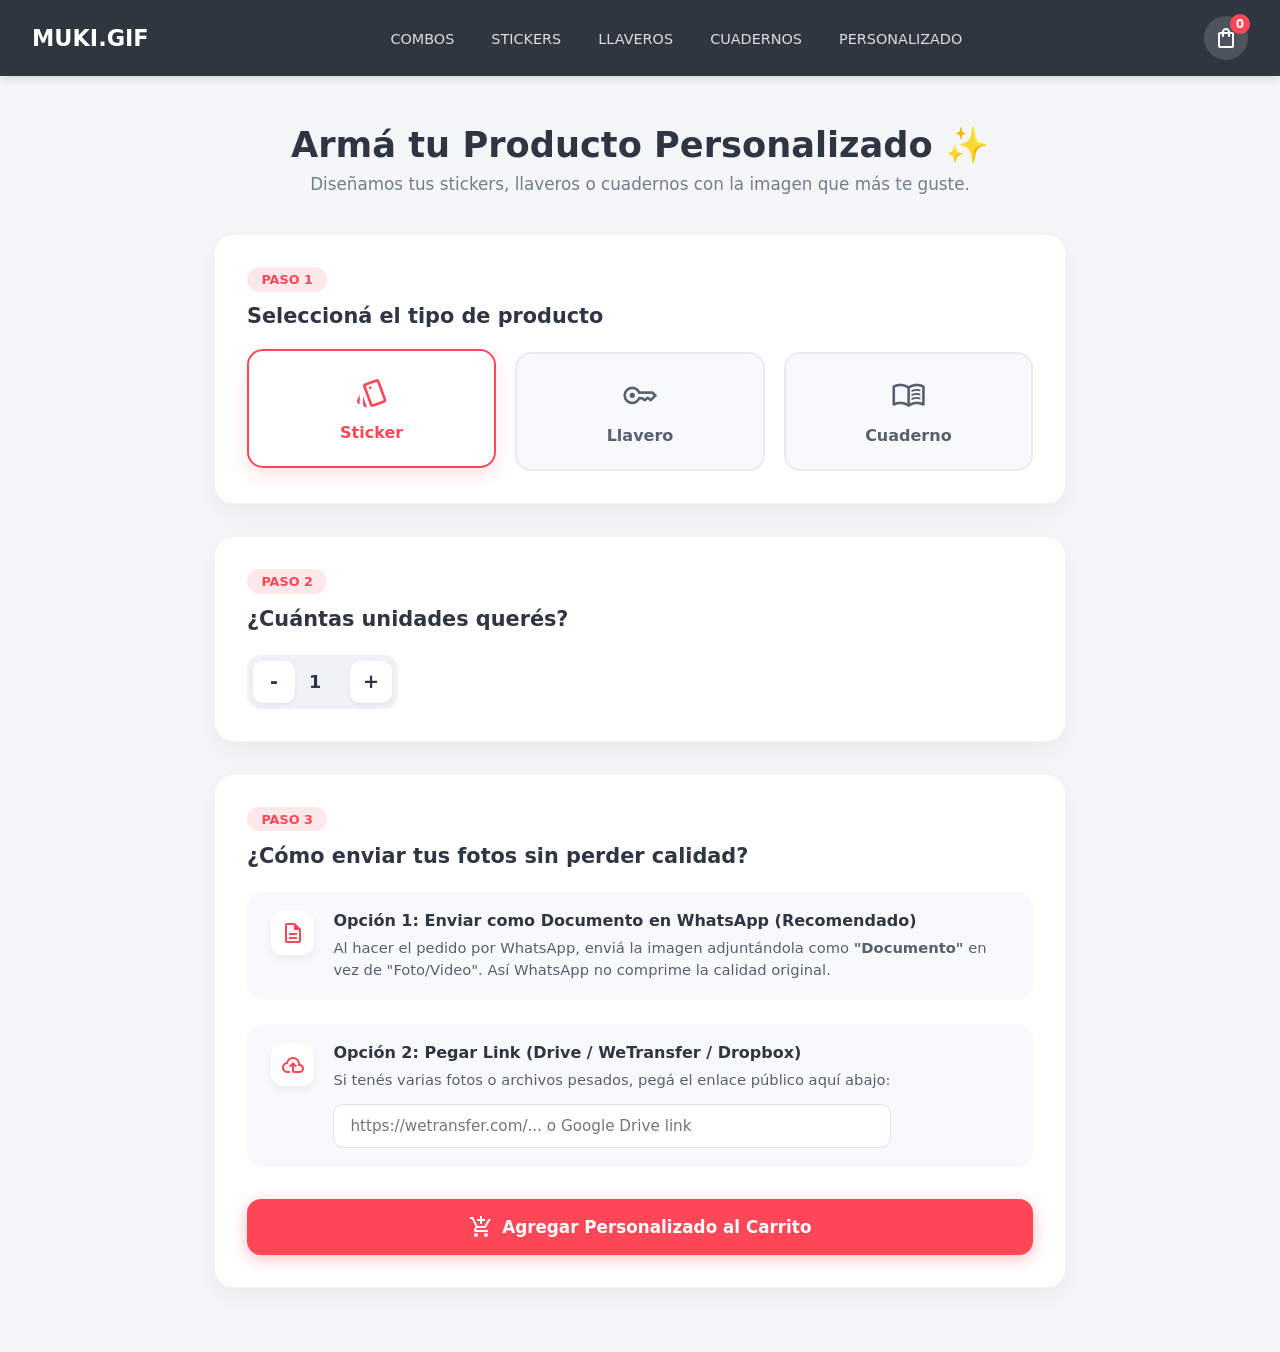
<file: pages/personalizados.html>
<!DOCTYPE html>
<html lang="es">
<head>
<meta charset="UTF-8">
<meta name="viewport" content="width=device-width, initial-scale=1.0">
<title>Personalizados | Muki.gif</title>

<!-- Hojas de estilo con rutas relativas correctas -->
<link rel="stylesheet" href="../css/cards.css">
<link rel="stylesheet" href="../css/carroFlotante.css">
<link rel="stylesheet" href="../css/hero.css">
<link rel="stylesheet" href="../css/main.css">
<link rel="stylesheet" href="../css/productosDetalles.css">
<link rel="stylesheet" href="../css/personalizados.css">
<link rel="stylesheet" href="https://fonts.googleapis.com/css2?family=Material+Symbols+Outlined:opsz,wght,FILL,GRAD@24,400,0,0" />
</head>
<body>

<!-- HEADER / NAVBAR -->
    <header class="navbar">
        <div class="nav-left">
        <!-- BOTÓN HAMBURGUESA A LA IZQUIERDA -->
        <button type="button" class="btn-menu-toggle" id="menu-toggle" onclick="toggleMenuMovil()" aria-label="Abrir menú">
            <span class="material-symbols-outlined">menu</span>
        </button>

        <div class="logo">
            <a href="index.html">
            <h1>MUKI.GIF</h1>
            </a>
        </div>
        </div>

        <!-- ENLACES DE NAVEGACIÓN (Ruta directa a personalizados.html) -->
        <nav class="nav-links" id="nav-menu">
        <a href="#destacados" onclick="cerrarMenuMovil()">COMBOS</a>
        <a href="#stickers" onclick="cerrarMenuMovil()">STICKERS</a>
        <a href="#llaveros" onclick="cerrarMenuMovil()">LLAVEROS</a>
        <a href="#cuadernos" onclick="cerrarMenuMovil()">CUADERNOS</a>
        <a href="personalizados.html" class="nav-highlight" onclick="cerrarMenuMovil()">PERSONALIZADO</a>
        </nav>

        <!-- CARRITO A LA DERECHA -->
        <div class="nav-actions">
        <button type="button" class="cart-icon-btn" id="open-cart-btn" onclick="abrirCarritoDrawer()" aria-label="Ver carrito">
            <span class="material-symbols-outlined">shopping_bag</span>
            <span class="cart-count" id="cart-count">0</span>
        </button>
        </div>
    </header>

<!-- CONTENIDO DE PERSONALIZADOS -->
    <main class="container custom-page">
        <div class="custom-header">
        <h2>Armá tu Producto Personalizado ✨</h2>
        <p>Diseñamos tus stickers, llaveros o cuadernos con la imagen que más te guste.</p>
        </div>

        <!-- PASO 1 -->
        <section class="step-card">
        <div class="step-badge">Paso 1</div>
        <h3>Seleccioná el tipo de producto</h3>
        <div class="product-type-grid">
            <label class="type-option">
            <input type="radio" name="tipoProducto" value="Sticker Personalizado" checked>
            <div class="option-box">
                <span class="material-symbols-outlined">style</span>
                <span>Sticker</span>
            </div>
            </label>
            <label class="type-option">
            <input type="radio" name="tipoProducto" value="Llavero Personalizado">
            <div class="option-box">
                <span class="material-symbols-outlined">key</span>
                <span>Llavero</span>
            </div>
            </label>
            <label class="type-option">
            <input type="radio" name="tipoProducto" value="Cuaderno Personalizado">
            <div class="option-box">
                <span class="material-symbols-outlined">menu_book</span>
                <span>Cuaderno</span>
            </div>
            </label>
        </div>
        </section>

        <!-- PASO 2 -->
        <section class="step-card">
        <div class="step-badge">Paso 2</div>
        <h3>¿Cuántas unidades querés?</h3>
        <div class="qty-selector-custom">
            <button type="button" id="btn-custom-minus">-</button>
            <input type="number" id="input-custom-qty" value="1" min="1" readonly>
            <button type="button" id="btn-custom-plus">+</button>
        </div>
        </section>

        <!-- PASO 3 -->
        <section class="step-card">
        <div class="step-badge">Paso 3</div>
        <h3>¿Cómo enviar tus fotos sin perder calidad?</h3>
        <div class="guide-box">
            <div class="guide-item">
            <span class="material-symbols-outlined icon-guide">description</span>
            <div>
                <h4>Opción 1: Enviar como Documento en WhatsApp (Recomendado)</h4>
                <p>Al hacer el pedido por WhatsApp, enviá la imagen adjuntándola como <strong>"Documento"</strong> en vez de "Foto/Video". Así WhatsApp no comprime la calidad original.</p>
            </div>
            </div>

            <div class="guide-item">
            <span class="material-symbols-outlined icon-guide">cloud_upload</span>
            <div>
                <h4>Opción 2: Pegar Link (Drive / WeTransfer / Dropbox)</h4>
                <p>Si tenés varias fotos o archivos pesados, pegá el enlace público aquí abajo:</p>
                <input type="url" id="input-custom-link" placeholder="https://wetransfer.com/... o Google Drive link">
            </div>
            </div>
        </div>

        <button type="button" class="btn-primary-lg btn-full" id="btn-add-custom">
            <span class="material-symbols-outlined">add_shopping_cart</span>
            Agregar Personalizado al Carrito
        </button>
        </section>
    </main>

    <!-- MODAL / DRAWER DEL CARRITO -->
    <div class="cart-overlay" id="cart-overlay" onclick="cerrarCarritoDrawer()"></div>
    <aside class="cart-drawer" id="cart-drawer">
        <div class="cart-header">
        <h3>Tu Carrito</h3>
        <button type="button" class="close-cart-btn" id="close-cart-btn" onclick="cerrarCarritoDrawer()">&times;</button>
        </div>

        <div class="cart-items" id="cart-items-container">
        <!-- Se llena dinámicamente -->
        </div>

        <div class="cart-footer">
        <div class="cart-total">
            <span>Total:</span>
            <strong id="cart-total-price">$0</strong>
        </div>
        <button type="button" class="btn-checkout" id="btn-checkout-wa">
            Encargar por WhatsApp
        </button>
        </div>
        </aside>

<!-- SCRIPTS EN ORDEN CORRECTO -->
<script src="../js/cart.js"></script>
<script src="../js/personalizados.js"></script>
<script src="../js/app.js"></script>
</body>
</html>
</file>
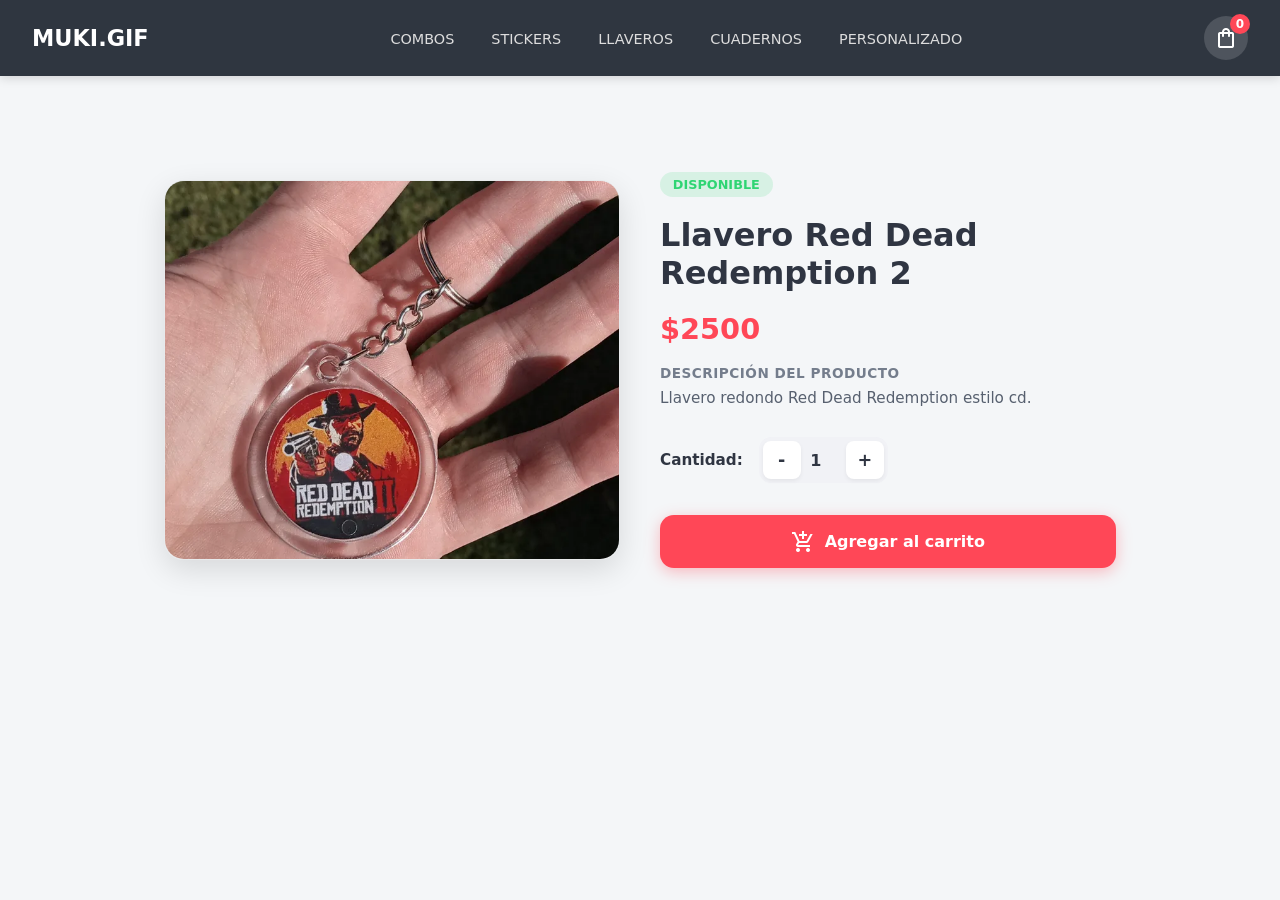
<file: pages/producto.html>
<!DOCTYPE html>
<html lang="es">
<head>
  <meta charset="UTF-8">
  <meta name="viewport" content="width=device-width, initial-scale=1.0">
  <title>Detalle del Producto | Muki.gif</title>

  <!-- ESTILOS CSS -->
  <link rel="stylesheet" href="../css/main.css">
  <link rel="stylesheet" href="../css/productosDetalles.css">
  <link rel="stylesheet" href="../css/carroFlotante.css">
  
  <!-- ICONOS DE GOOGLE MATERIAL SYMBOLS -->
  <link rel="stylesheet" href="https://fonts.googleapis.com/css2?family=Material+Symbols+Outlined:opsz,wght,FILL,GRAD@24,400,0,0" />
</head>
<body>

  <!-- NAVBAR ORIGINAL -->
  <header class="navbar">
    <div class="nav-left">
      <!-- BOTÓN HAMBURGUESA A LA IZQUIERDA -->
      <button type="button" class="btn-menu-toggle" id="menu-toggle" onclick="toggleMenuMovil()" aria-label="Abrir menú">
        <span class="material-symbols-outlined">menu</span>
      </button>

      <div class="logo">
        <a href="index.html">
          <h1>MUKI.GIF</h1>
        </a>
      </div>
    </div>

    <!-- ENLACES DE NAVEGACIÓN (Ruta directa a personalizados.html) -->
    <nav class="nav-links" id="nav-menu">
      <a href="#destacados" onclick="cerrarMenuMovil()">COMBOS</a>
      <a href="#stickers" onclick="cerrarMenuMovil()">STICKERS</a>
      <a href="#llaveros" onclick="cerrarMenuMovil()">LLAVEROS</a>
      <a href="#cuadernos" onclick="cerrarMenuMovil()">CUADERNOS</a>
      <a href="personalizados.html" class="nav-highlight" onclick="cerrarMenuMovil()">PERSONALIZADO</a>
    </nav>

    <!-- CARRITO A LA DERECHA -->
    <div class="nav-actions">
      <button type="button" class="cart-icon-btn" id="open-cart-btn" onclick="abrirCarritoDrawer()" aria-label="Ver carrito">
        <span class="material-symbols-outlined">shopping_bag</span>
        <span class="cart-count" id="cart-count">0</span>
      </button>
    </div>
  </header>

  <!-- CONTENIDO PRINCIPAL: DETALLE DEL PRODUCTO -->
  <main class="container detail-container">
    
    <!-- GALERÍA / FOTO DEL PRODUCTO (Lado Izquierdo) -->
    <div class="product-gallery">
      <div class="main-image">
        <img id="detail-img-main" src="" alt="Cargando producto...">
      </div>
    </div>

    <!-- INFORMACIÓN Y ACCIONES DE COMPRA (Lado Derecho) -->
    <div class="product-purchase-info">
      <span class="stock-badge">Disponible</span>
      <h1 id="detail-title">Cargando producto...</h1>
      <p class="price" id="detail-price">$0</p>
      
      <div class="description-box">
        <h3>Descripción del producto</h3>
        <p id="detail-description">Cargando detalles...</p>
      </div>

      <!-- SELECTOR DE CANTIDAD -->
      <div class="quantity-selector">
        <label for="input-qty">Cantidad:</label>
        <div class="qty-controls">
          <button type="button" id="btn-minus">-</button>
          <input type="number" id="input-qty" value="1" min="1" readonly>
          <button type="button" id="btn-plus">+</button>
        </div>
      </div>

      <!-- BOTONES DE ACCIÓN -->
      <div class="purchase-actions">
        <button type="button" class="btn btn-primary btn-full" id="btn-add-to-cart-detail">
          <span class="material-symbols-outlined">add_shopping_cart</span>
          Agregar al carrito
        </button>
      </div>
    </div>
  </main>

  <!-- CARRITO LATERAL DESPLEGABLE (DRAWER) -->
  <div class="cart-overlay" id="cart-overlay" onclick="cerrarCarritoDrawer()"></div>
  
  <aside class="cart-drawer" id="cart-drawer">
    <div class="cart-header">
      <h3>Tu Carrito</h3>
      <button type="button" class="close-btn" id="close-cart-btn" onclick="cerrarCarritoDrawer()">&times;</button>
    </div>
    
    <div class="cart-body" id="cart-items-container">
      <p class="empty-cart-msg">El carrito está vacío por ahora.</p>
    </div>

    <div class="cart-footer">
      <div class="cart-total">
        <span>Total:</span>
        <strong id="cart-total-price">$0</strong>
      </div>
      <button type="button" class="btn-whatsapp" id="btn-checkout-wa">
        Encargar por WhatsApp 📱
      </button>
    </div>
  </aside>

  <!-- VINCULACIÓN DE SCRIPTS JS -->
  <script src="../js/producto.js"></script>
  <script src="../js/cart.js"></script>
  <script src="../js/productoDetalles.js"></script>
</body>
</html>
</file>
<file: css/cards.css>
/* SECCIONES Y GRIDS */
.section-block {
  margin-bottom: 3rem;
}

.section-header {
  display: flex;
  justify-content: space-between;
  align-items: center;
  margin-bottom: 1.2rem;
}

.products-grid {
  display: grid;
  grid-template-columns: repeat(auto-fill, minmax(180px, 1fr));
  gap: 1.5rem;
}

/* CARDS CON BOTÓN "+" SOBRE LA FOTO */
.product-card {
  background: white;
  border-radius: var(--radius);
  overflow: hidden;
  box-shadow: 0 4px 15px rgba(0,0,0,0.05);
  transition: transform 0.2s ease;
}

.product-card:hover {
  transform: translateY(-4px);
}

.card-img-wrapper {
  position: relative;
  width: 100%;
  height: 180px;
  cursor: pointer;
}

.card-img-wrapper img {
  width: 100%;
  height: 100%;
  object-fit: cover;
}

/* BOTÓN FLOTANTE "+" */
.btn-quick-add {
  position: absolute;
  bottom: 10px;
  right: 10px;
  background: rgba(255, 255, 255, 0.9);
  color: var(--text);
  border: none;
  width: 36px;
  height: 36px;
  border-radius: 50%;
  display: flex;
  align-items: center;
  justify-content: center;
  cursor: pointer;
  box-shadow: 0 4px 10px rgba(0,0,0,0.15);
  transition: all 0.2s;
}

.btn-quick-add:hover {
  background: var(--primary);
  color: white;
  transform: scale(1.1);
}

.card-content {
  padding: 1rem;
}

.card-title {
  font-size: 0.95rem;
  margin-bottom: 0.4rem;
  font-weight: 600;
}

.card-price {
  font-size: 1.1rem;
  font-weight: bold;
  color: var(--primary);
  margin-bottom: 0.8rem;
}

.btn-buy-now {
  width: 100%;
  background: #f0f0f0;
  border: none;
  padding: 0.6rem;
  border-radius: 8px;
  font-weight: 600;
  cursor: pointer;
  transition: 0.2s;
}

.btn-buy-now:hover {
  background: var(--text);
  color: white;
}
/* GRIDS Y SECCIÓN */
.section-block {
  margin-bottom: 3.5rem;
}

.section-header {
  margin-bottom: 1.5rem;
}

.section-header h3 {
  font-size: 1.4rem;
  font-weight: 700;
  color: var(--text);
}

.products-grid {
  display: grid;
  grid-template-columns: repeat(auto-fill, minmax(210px, 1fr));
  gap: 1.5rem;
}

/* CARD CONTENEDOR */
.product-card {
  background: white;
  border-radius: var(--radius);
  overflow: hidden;
  box-shadow: 0 4px 15px rgba(0, 0, 0, 0.06);
  display: flex;
  flex-direction: column;
  transition: transform 0.25s ease, box-shadow 0.25s ease;
  border: 1px solid rgba(0, 0, 0, 0.05);
}

.product-card:hover {
  transform: translateY(-5px);
  box-shadow: 0 8px 25px rgba(0, 0, 0, 0.12);
}

/* IMAGEN Y BOTÓN '+' FLOTANTE */
.card-img-wrapper {
  position: relative;
  width: 100%;
  height: 200px;
  background: #f0f0f0;
  overflow: hidden;
}

.card-img-wrapper img {
  width: 100%;
  height: 100%;
  object-fit: cover;
  transition: transform 0.3s ease;
}

.product-card:hover .card-img-wrapper img {
  transform: scale(1.04);
}

/* BOTÓN '+' REDONDO EN LA ESQUINA SUPERIOR DE LA FOTO */
.btn-quick-add {
  position: absolute;
  top: 10px;
  right: 10px;
  background: rgba(255, 255, 255, 0.92);
  color: var(--text);
  border: none;
  width: 38px;
  height: 38px;
  border-radius: 50%;
  display: flex;
  align-items: center;
  justify-content: center;
  cursor: pointer;
  box-shadow: 0 4px 12px rgba(0, 0, 0, 0.18);
  backdrop-filter: blur(4px);
  transition: all 0.2s ease;
  z-index: 5;
}

.btn-quick-add:hover {
  background: var(--primary);
  color: white;
  transform: scale(1.12);
}

.btn-quick-add span {
  font-size: 1.3rem;
  font-weight: bold;
}

/* CUERPO DE LA CARD */
.card-content {
  padding: 1.1rem;
  display: flex;
  flex-direction: column;
  flex-grow: 1;
}

.card-title {
  font-size: 1rem;
  font-weight: 600;
  margin-bottom: 0.4rem;
  color: var(--text);
  line-height: 1.3;
}

.card-description {
  font-size: 0.82rem;
  color: var(--text-muted);
  margin-bottom: 0.8rem;
  line-height: 1.4;
  display: -webkit-box;
  -webkit-box-orient: vertical;
  line-clamp: 2;
  -webkit-line-clamp: 2;
  overflow: hidden;
}

.card-price {
  font-size: 1.2rem;
  font-weight: 700;
  color: var(--primary);
  margin-top: auto;
  margin-bottom: 0.9rem;
}

/* BOTÓN COMPRAR */
.btn-buy-now {
  display: block;
  width: 100%;
  text-align: center;
  background: #f1f2f6;
  color: var(--text);
  text-decoration: none;
  padding: 0.65rem 0;
  border-radius: 10px;
  font-weight: 600;
  font-size: 0.9rem;
  transition: all 0.2s ease;
}

.btn-buy-now:hover {
  background: var(--text);
  color: white;
}
</file>
<file: css/carroFlotante.css>
/* OVERLAY DEL CARRITO */
.cart-overlay {
  position: fixed;
  inset: 0;
  background: rgba(0, 0, 0, 0.4);
  opacity: 0;
  visibility: hidden;
  transition: all 0.3s ease;
  z-index: 200;
}

.cart-overlay.active {
  opacity: 1;
  visibility: visible;
}

/* DRAWER / PANEL LATERAL DESPLEGABLE */
.cart-drawer {
  position: fixed;
  top: 0;
  right: -100%;
  width: 100%;
  max-width: 380px;
  height: 100%;
  background: var(--surface, #ffffff);
  z-index: 201;
  display: flex;
  flex-direction: column;
  transition: right 0.3s ease;
  box-shadow: -5px 0 25px rgba(0, 0, 0, 0.15);
}

.cart-drawer.active {
  right: 0;
}

/* CABECERA DEL CARRITO */
.cart-header {
  padding: 1rem 1.2rem;
  border-bottom: 1px solid #eee;
  display: flex;
  justify-content: space-between;
  align-items: center;
}

.cart-header h3 {
  font-size: 1.1rem;
  font-weight: 700;
  color: var(--text, #2f3542);
}

.close-btn {
  background: none;
  border: none;
  font-size: 1.5rem;
  cursor: pointer;
  color: var(--text-muted, #747d8c);
  line-height: 1;
  transition: color 0.2s;
}

.close-btn:hover {
  color: var(--text, #2f3542);
}

/* CUERPO DEL CARRITO */
.cart-body {
  padding: 1rem 1.2rem;
  flex-grow: 1;
  overflow-y: auto;
}

.empty-cart-msg {
  text-align: center;
  color: var(--text-muted, #747d8c);
  margin-top: 2rem;
  font-size: 0.95rem;
}

/* ITEMS DENTRO DEL CARRITO */
.cart-item {
  display: flex;
  align-items: center;
  gap: 1rem;
  padding: 0.8rem 0;
  border-bottom: 1px solid #eee;
}

/* MINIATURA DE TAMAÑO FIJO (Evita que se deforme la foto) */
.cart-item-img {
  width: 65px;
  height: 65px;
  min-width: 65px;
  border-radius: 8px;
  object-fit: cover;
  background-color: #f0f0f0;
}

/* DETALLES DEL ITEM */
.cart-item-details {
  flex-grow: 1;
  display: flex;
  flex-direction: column;
  gap: 0.2rem;
}

.cart-item-title {
  font-size: 0.9rem;
  font-weight: 600;
  color: var(--text, #2f3542);
  line-height: 1.2;
}

.cart-item-price {
  font-size: 0.85rem;
  color: var(--primary, #ff4757);
  font-weight: bold;
}

/* CONTROLES + / - */
.cart-item-qty {
  display: flex;
  align-items: center;
  gap: 0.5rem;
  margin-top: 0.3rem;
}

.qty-btn {
  background: #f0f0f0;
  border: 1px solid #ddd;
  width: 26px;
  height: 26px;
  border-radius: 6px;
  cursor: pointer;
  font-weight: bold;
  display: flex;
  align-items: center;
  justify-content: center;
  transition: background 0.2s, color 0.2s;
}

.qty-btn:hover {
  background: var(--text, #2f3542);
  color: white;
}

/* FOOTER DEL CARRITO */
.cart-footer {
  padding: 1.2rem;
  border-top: 1px solid #eee;
  background: #fafafa;
}

.cart-total {
  display: flex;
  justify-content: space-between;
  align-items: center;
  font-size: 1.1rem;
  margin-bottom: 1rem;
  color: var(--text, #2f3542);
}

.btn-whatsapp {
  width: 100%;
  background: #25D366;
  color: white;
  border: none;
  padding: 0.85rem;
  border-radius: 10px;
  font-weight: bold;
  font-size: 0.95rem;
  cursor: pointer;
  transition: background 0.2s, transform 0.1s;
}

.btn-whatsapp:hover {
  background: #1eb856;
}

.btn-whatsapp:active {
  transform: scale(0.98);
}

/* ESTILOS DEL BOTÓN EN EL FOOTER DEL CARRITO */
.cart-footer {
  padding: 1.5rem;
  border-top: 1px solid #eee;
  background: #ffffff;
}

.cart-total {
  display: flex;
  justify-content: space-between;
  align-items: center;
  font-size: 1.2rem;
  font-weight: 700;
  color: #2f3542;
  margin-bottom: 1rem;
}

.btn-checkout {
  width: 100%;
  background: #ff4757;
  color: #ffffff;
  border: none;
  padding: 0.9rem 1rem;
  border-radius: 12px;
  font-size: 1rem;
  font-weight: 700;
  cursor: pointer;
  display: flex;
  align-items: center;
  justify-content: center;
  gap: 0.5rem;
  transition: background 0.2s ease, transform 0.1s ease;
  box-shadow: 0 4px 12px rgba(255, 71, 87, 0.3);
}

.btn-checkout:hover {
  background: #ff6b81;
  transform: translateY(-1px);
}
</file>
<file: css/hero.css>
/* HERO SECTION */
.hero-featured {
  position: relative;
  min-height: 520px;
  padding: 110px 5% 50px;
  display: flex;
  align-items: center;
  overflow: hidden;
  color: white;
  background: var(--dark-bg);
}

/* FONDO DIFUMINADO */
.hero-bg {
  position: absolute;
  inset: 0;
  background-size: cover;
  background-image: url('../img/fondos/fondoWindows.jpg');
  background-position: center;
  filter: blur(40px) brightness(0.35);
  transform: scale(1.1);
  transition: background-image 0.5s ease;
}

.hero-content {
  position: relative;
  z-index: 2;
  display: grid;
  grid-template-columns: 1fr;
  gap: 3rem;
  max-width: 1100px;
  margin: 0 auto;
  width: 100%;
}

@media (min-width: 768px) {
  .hero-content {
    grid-template-columns: 1fr 1fr;
    align-items: center;
  }
}

/* TEXTO Y BADGE */
.badge {
  background: var(--primary);
  padding: 4px 12px;
  border-radius: 20px;
  font-size: 0.75rem;
  font-weight: bold;
}

.hero-info h2 {
  font-size: 2.4rem;
  margin: 0.8rem 0;
  line-height: 1.1;
}

.hero-info p {
  color: #ddd;
  margin-bottom: 1.8rem;
}

.hero-actions {
  display: flex;
  align-items: center;
  gap: 1rem;
}

.btn-primary {
  background: var(--primary);
  color: white;
  padding: 0.8rem 2.2rem;
  border-radius: 30px;
  border: none;
  font-weight: bold;
  font-size: 1rem;
  cursor: pointer;
  transition: transform 0.2s, background 0.2s;
}

.btn-primary:hover {
  background: var(--primary-hover);
  transform: translateY(-2px);
}

.btn-cart-icon {
  background: rgba(255, 255, 255, 0.2);
  color: white;
  border: none;
  width: 46px;
  height: 46px;
  border-radius: 50%;
  display: flex;
  align-items: center;
  justify-content: center;
  cursor: pointer;
  backdrop-filter: blur(5px);
  transition: all 0.2s;
}

.btn-cart-icon:hover {
  background: white;
  color: var(--text);
  transform: scale(1.08);
}

/* FOTOS SUPERPUESTAS CON MAYOR SEPARACIÓN */
.hero-images-stacked {
  position: relative;
  height: 340px;
  width: 100%;
  max-width: 420px;
  display: flex;
  justify-content: center;
  align-items: center;
  margin: 0 auto;
}

.card-photo {
  position: absolute;
  width: 190px;
  height: 260px;
  border-radius: 18px;
  overflow: hidden;
  border: 3px solid rgba(255, 255, 255, 0.3);
  box-shadow: 0 15px 35px rgba(0, 0, 0, 0.4);
  transition: all 0.4s cubic-bezier(0.25, 1, 0.5, 1);
}

.card-photo img {
  width: 100%;
  height: 100%;
  object-fit: cover;
}

/* FOTO TRASERA: Desplazada más a la izquierda y arriba */
.photo-back {
  transform: translate(-70px, -20px) rotate(-12deg);
  z-index: 1;
  filter: brightness(0.9);
}

/* FOTO DELANTERA: Desplazada a la derecha y abajo */
.photo-front {
  transform: translate(40px, 20px) rotate(8deg);
  z-index: 2;
}

/* EFECTO HOVER INTERACTIVO */
.hero-images-stacked:hover .photo-back {
  transform: translate(-95px, -25px) rotate(-16deg);
  filter: brightness(1);
}

.hero-images-stacked:hover .photo-front {
  transform: translate(65px, 25px) rotate(12deg);
}

.hero-actions {
  display: flex;
  align-items: center;
  gap: 1rem;
  position: relative; /* <-- AGREGAR ESTO */
  z-index: 10;        /* <-- AGREGAR ESTO */
}
.btn-cart-icon span {
  pointer-events: none;
}
</file>
<file: css/main.css>
/* VARIABLES GLOBALES Y RESET */
:root {
  --primary: #ff4757;
  --primary-hover: #ff6b81;
  --dark-bg: #1e1e24;
  --surface: #ffffff;
  --text: #2f3542;
  --text-muted: #747d8c;
  --radius: 16px;
}

* {
  margin: 0;
  padding: 0;
  box-sizing: border-box;
  font-family: system-ui, -apple-system, BlinkMacSystemFont, 'Segoe UI', Roboto, sans-serif;
}

body {
  background-color: #f4f6f8;
  color: var(--text);
}

.container {
  max-width: 1200px;
  margin: 2rem auto;
  padding: 0 5%;
}

/* NAVBAR TRANSPARENTE CON BACKDROP BLUR */
.navbar {
  position: fixed;
  top: 0;
  width: 100%;
  display: flex;
  justify-content: space-between;
  align-items: center;
  padding: 1.2rem 5%;
  background: rgba(15, 15, 20, 0.6);
  backdrop-filter: blur(15px);
  z-index: 100;
  color: white;
}

.logo {
  text-decoration: none;
}

.logo h1 {
  font-size: 1.3rem;
  color: #fff;
}

.nav-links a {
  color: #ddd;
  text-decoration: none;
  margin: 0 1rem;
  font-size: 0.9rem;
}

.cart-icon-btn {
  background: none;
  border: none;
  position: relative;
  cursor: pointer;
  color: white;
}

.cart-count {
  position: absolute;
  top: -6px;
  right: -8px;
  background: var(--primary);
  color: white;
  font-size: 0.75rem;
  font-weight: bold;
  width: 18px;
  height: 18px;
  border-radius: 50%;
  display: flex;
  align-items: center;
  justify-content: center;
}

/* ESTRUCTURA GENERAL DE NAVEGACIÓN Y ACCIONES */
.navbar {
  position: relative;
  display: flex;
  justify-content: space-between;
  align-items: center;
  z-index: 100;
}

.nav-actions {
  display: flex;
  align-items: center;
  gap: 0.8rem;
}

/* BOTÓN DE MENÚ HAMBURGUESA (OCULTO EN ESCRITORIO) */
.btn-menu-toggle {
  display: none;
  background: transparent;
  border: none;
  color: #ffffff;
  cursor: pointer;
  padding: 4px;
}

.btn-menu-toggle .material-symbols-outlined {
  font-size: 2rem;
}

/* NAVBAR FIJA SUPERIOR */
.navbar,
.main-header {
  position: sticky !important;
  top: 0;
  left: 0;
  width: 100%;
  background-color: #2f3640 !important;
  padding: 1rem 1.5rem;
  display: flex;
  justify-content: space-between;
  align-items: center;
  z-index: 1000; /* Asegura que quede por encima de todo el contenido */
  box-shadow: 0 4px 10px rgba(0, 0, 0, 0.15);
}

/* ==========================================
  ADAPTACIÓN PARA PANTALLAS CHICAS / CELULARES
   ========================================== */
@media (max-width: 768px) {
  .btn-menu-toggle {
    display: flex;
    align-items: center;
  }

  /* Oculta los enlaces en móvil hasta que se toque el botón */
  .nav-links {
    display: none;
    position: absolute;
    top: 100%;
    left: 0;
    width: 100%;
    background: #1e272e;
    flex-direction: column;
    align-items: center;
    padding: 1.5rem 0;
    gap: 1.2rem;
    box-shadow: 0 10px 25px rgba(0, 0, 0, 0.4);
  }

  /* Despliega la lista al presionar las 3 rayitas */
  .nav-links.active {
    display: flex;
  }
}
/* ALINEACIÓN DEL HEADER */
.navbar {
  position: relative;
  display: flex;
  justify-content: space-between;
  align-items: center;
  padding: 1rem 1.5rem;
  z-index: 100;
}

.nav-left {
  display: flex;
  align-items: center;
  gap: 0.8rem;
}

.nav-actions {
  display: flex;
  align-items: center;
}

/* BOTÓN HAMBURGUESA (OCULTO EN PC) */
.btn-menu-toggle {
  display: none;
  background: transparent;
  border: none;
  color: #ffffff;
  cursor: pointer;
  padding: 4px;
}

.btn-menu-toggle .material-symbols-outlined {
  font-size: 2rem;
}

/* RESPONSIVO CELULARES (< 768px) */
@media (max-width: 768px) {
  .btn-menu-toggle {
    display: flex;
    align-items: center;
  }

  /* Menú desplegable móvil */
  .nav-links {
    display: none;
    position: absolute;
    top: 100%;
    left: 0;
    width: 100%;
    background: #1e272e;
    flex-direction: column;
    align-items: center;
    padding: 1.5rem 0;
    gap: 1.2rem;
    box-shadow: 0 10px 25px rgba(0, 0, 0, 0.4);
  }

  .nav-links.active {
    display: flex;
  }
}
/* ELIMINAR SUBRAYADO Y ESTILIZAR EL LOGO */
.logo a {
  text-decoration: none !important;
  color: inherit;
}

.logo h1 {
  text-decoration: none !important;
  margin: 0;
  color: #ffffff;
}
</file>
<file: css/productosDetalles.css>
/* ==========================================
   ESTILOS COMPLETOS: DETALLE DEL PRODUCTO
   ========================================== */

/* 1. NAVBAR / HEADER SUPERIOR */
.navbar {
  width: 100%;
  background: #2d3436;
  padding: 1rem 2rem;
  display: flex;
  justify-content: space-between;
  align-items: center;
  box-shadow: 0 2px 10px rgba(0, 0, 0, 0.15);
  position: relative;
  z-index: 10;
}

.navbar .logo {
  text-decoration: none;
}

.navbar .logo h1 {
  font-size: 1.4rem;
  color: #ffffff;
  margin: 0;
  font-weight: 700;
}

.cart-icon-btn {
  position: relative;
  background: rgba(255, 255, 255, 0.15);
  border: none;
  color: #ffffff;
  width: 44px;
  height: 44px;
  border-radius: 50%;
  display: flex;
  align-items: center;
  justify-content: center;
  cursor: pointer;
  transition: background 0.2s ease;
}

.cart-icon-btn:hover {
  background: rgba(255, 255, 255, 0.25);
}

.cart-count {
  position: absolute;
  top: -2px;
  right: -2px;
  background: #ff4757;
  color: #ffffff;
  font-size: 0.75rem;
  font-weight: 800;
  width: 20px;
  height: 20px;
  border-radius: 50%;
  display: flex;
  align-items: center;
  justify-content: center;
}

/* 2. ESTRUCTURA Y GRILLA DEL DETALLE (SEPARADA Y CENTRADA) */
.detail-container {
  display: grid;
  grid-template-columns: 1fr;
  gap: 2.5rem;
  padding: 2rem 1.5rem 4rem 1.5rem;
  max-width: 1000px;
  margin: 4rem auto 3rem auto; /* Separación de 4rem respecto a la navbar */
  align-items: center;
}

@media (min-width: 768px) {
  .detail-container {
    grid-template-columns: 1fr 1fr;
  }
}

/* 3. GALERÍA E IMAGEN PRINCIPAL */
.product-gallery .main-image {
  width: 100%;
  height: 380px;
  border-radius: 20px;
  overflow: hidden;
  box-shadow: 0 10px 30px rgba(0, 0, 0, 0.12);
  border: 1px solid rgba(0, 0, 0, 0.05);
}

.product-gallery .main-image img {
  width: 100%;
  height: 100%;
  object-fit: cover;
}

/* 4. INFORMACIÓN DE COMPRA Y TEXTOS */
.product-purchase-info {
  display: flex;
  flex-direction: column;
  gap: 1.2rem;
}

.stock-badge {
  display: inline-block;
  align-self: flex-start;
  background: rgba(46, 213, 115, 0.15);
  color: #2ed573;
  font-size: 0.8rem;
  font-weight: 700;
  padding: 0.3rem 0.8rem;
  border-radius: 20px;
  text-transform: uppercase;
}

.product-purchase-info h1 {
  font-size: 2rem;
  font-weight: 800;
  color: #2f3542;
  line-height: 1.2;
}

.product-purchase-info .price {
  font-size: 1.8rem;
  font-weight: 800;
  color: #ff4757;
}

.description-box h3 {
  font-size: 0.85rem;
  font-weight: 700;
  color: #747d8c;
  margin-bottom: 0.4rem;
  text-transform: uppercase;
  letter-spacing: 0.5px;
}

.description-box p {
  color: #57606f;
  line-height: 1.5;
  font-size: 0.95rem;
}

/* 5. SELECTOR DE CANTIDAD (+ / -) */
.quantity-selector {
  display: flex;
  align-items: center;
  gap: 1rem;
  margin-top: 0.5rem;
}

.quantity-selector label {
  font-weight: 700;
  color: #2f3542;
  font-size: 0.95rem;
}

.qty-controls {
  display: flex;
  align-items: center;
  background: #f1f2f6;
  border-radius: 12px;
  padding: 4px;
}

.qty-controls button {
  width: 38px;
  height: 38px;
  border: none;
  background: #ffffff;
  border-radius: 8px;
  font-weight: bold;
  font-size: 1.1rem;
  color: #2f3542;
  cursor: pointer;
  box-shadow: 0 2px 4px rgba(0,0,0,0.06);
  transition: all 0.2s;
}

.qty-controls button:hover {
  background: #e4e7eb;
}

.qty-controls input {
  width: 45px;
  text-align: center;
  border: none;
  background: transparent;
  font-weight: 800;
  font-size: 1rem;
  color: #2f3542;
}

/* 6. BOTÓN AGREGAR AL CARRITO */
.purchase-actions {
  margin-top: 0.8rem;
}

.btn-full {
  width: 100%;
  display: flex;
  align-items: center;
  justify-content: center;
  gap: 0.6rem;
  background: #ff4757;
  color: #ffffff;
  border: none;
  padding: 0.9rem 1.8rem;
  border-radius: 14px;
  font-size: 1rem;
  font-weight: 700;
  cursor: pointer;
  transition: all 0.2s ease;
  box-shadow: 0 4px 15px rgba(255, 71, 87, 0.35);
}

.btn-full:hover {
  background: #ff6b81;
  transform: translateY(-2px);
}
</file>
<file: css/personalizados.css>
/* ==========================================
   ESTILOS COMPLETOS: PERSONALIZADOS.CSS
   ========================================== */

.custom-page {
  max-width: 900px;
  margin: 3rem auto 4rem auto;
  padding: 0 1.5rem;
}

.custom-header {
  text-align: center;
  margin-bottom: 2.5rem;
}

.custom-header h2 {
  font-size: 2.2rem;
  font-weight: 800;
  color: #2f3542;
  margin-bottom: 0.5rem;
}

.custom-header p {
  color: #747d8c;
  font-size: 1.05rem;
}

/* TARJETAS DE PASOS */
.step-card {
  background: #ffffff;
  border-radius: 20px;
  padding: 2rem;
  margin-bottom: 2rem;
  box-shadow: 0 10px 30px rgba(0, 0, 0, 0.05);
  border: 1px solid rgba(0, 0, 0, 0.04);
  position: relative;
}

.step-badge {
  display: inline-block;
  background: rgba(255, 71, 87, 0.12);
  color: #ff4757;
  font-weight: 800;
  font-size: 0.8rem;
  padding: 0.3rem 0.9rem;
  border-radius: 20px;
  text-transform: uppercase;
  margin-bottom: 0.8rem;
}

.step-card h3 {
  font-size: 1.3rem;
  font-weight: 700;
  color: #2f3542;
  margin-bottom: 1.5rem;
}

/* PASO 1: BOTONES DE SELECCIÓN DE PRODUCTO */
.product-type-grid {
  display: grid;
  grid-template-columns: repeat(auto-fit, minmax(180px, 1fr));
  gap: 1.2rem;
}

.type-option {
  cursor: pointer;
}

.type-option input[type="radio"] {
  display: none; /* Oculta el radio button feo por defecto */
}

.option-box {
  display: flex;
  flex-direction: column;
  align-items: center;
  justify-content: center;
  gap: 0.8rem;
  padding: 1.5rem 1rem;
  background: #f8f9fa;
  border: 2px solid #e9ecef;
  border-radius: 16px;
  transition: all 0.25s ease;
  color: #57606f;
  font-weight: 700;
}

.option-box .material-symbols-outlined {
  font-size: 2.2rem;
}

.type-option input[type="radio"]:checked + .option-box {
  background: #ffffff;
  border-color: #ff4757;
  color: #ff4757;
  box-shadow: 0 8px 20px rgba(255, 71, 87, 0.15);
  transform: translateY(-3px);
}

.type-option:hover .option-box {
  border-color: #ff4757;
}

/* PASO 2: SELECTOR DE CANTIDAD */
.qty-selector-custom {
  display: flex;
  align-items: center;
  background: #f1f2f6;
  border-radius: 14px;
  padding: 6px;
  width: fit-content;
}

.qty-selector-custom button {
  width: 42px;
  height: 42px;
  border: none;
  background: #ffffff;
  border-radius: 10px;
  font-weight: bold;
  font-size: 1.2rem;
  color: #2f3542;
  cursor: pointer;
  box-shadow: 0 2px 5px rgba(0,0,0,0.06);
  transition: background 0.2s;
}

.qty-selector-custom button:hover {
  background: #e4e7eb;
}

.qty-selector-custom input {
  width: 55px;
  text-align: center;
  border: none;
  background: transparent;
  font-weight: 800;
  font-size: 1.1rem;
  color: #2f3542;
}

/* PASO 3: GUÍA DE ENVIÓ DE FOTOS Y LINK */
.guide-box {
  display: flex;
  flex-direction: column;
  gap: 1.5rem;
  margin-bottom: 2rem;
}

.guide-item {
  display: flex;
  gap: 1.2rem;
  background: #f8f9fa;
  padding: 1.2rem 1.5rem;
  border-radius: 16px;
  align-items: flex-start;
}

.icon-guide {
  font-size: 2rem;
  color: #ff4757;
  background: #ffffff;
  padding: 0.6rem;
  border-radius: 12px;
  box-shadow: 0 4px 10px rgba(0,0,0,0.05);
}

.guide-item h4 {
  font-size: 1rem;
  font-weight: 700;
  color: #2f3542;
  margin-bottom: 0.4rem;
}

.guide-item p {
  font-size: 0.92rem;
  color: #57606f;
  line-height: 1.5;
}

.guide-item input[type="url"] {
  width: 100%;
  padding: 0.75rem 1rem;
  margin-top: 0.8rem;
  border: 1px solid #dfe4ea;
  border-radius: 10px;
  font-size: 0.95rem;
  outline: none;
  transition: border-color 0.2s;
}

.guide-item input[type="url"]:focus {
  border-color: #ff4757;
}

/* BOTÓN DE AGREGAR AL CARRITO */
.btn-primary-lg {
  display: flex;
  align-items: center;
  justify-content: center;
  gap: 0.6rem;
  background: #ff4757;
  color: #ffffff;
  border: none;
  padding: 1rem 1.8rem;
  border-radius: 14px;
  font-size: 1.05rem;
  font-weight: 700;
  cursor: pointer;
  transition: all 0.2s ease;
  box-shadow: 0 4px 15px rgba(255, 71, 87, 0.35);
}

.btn-primary-lg:hover {
  background: #ff6b81;
  transform: translateY(-2px);
}
</file>
